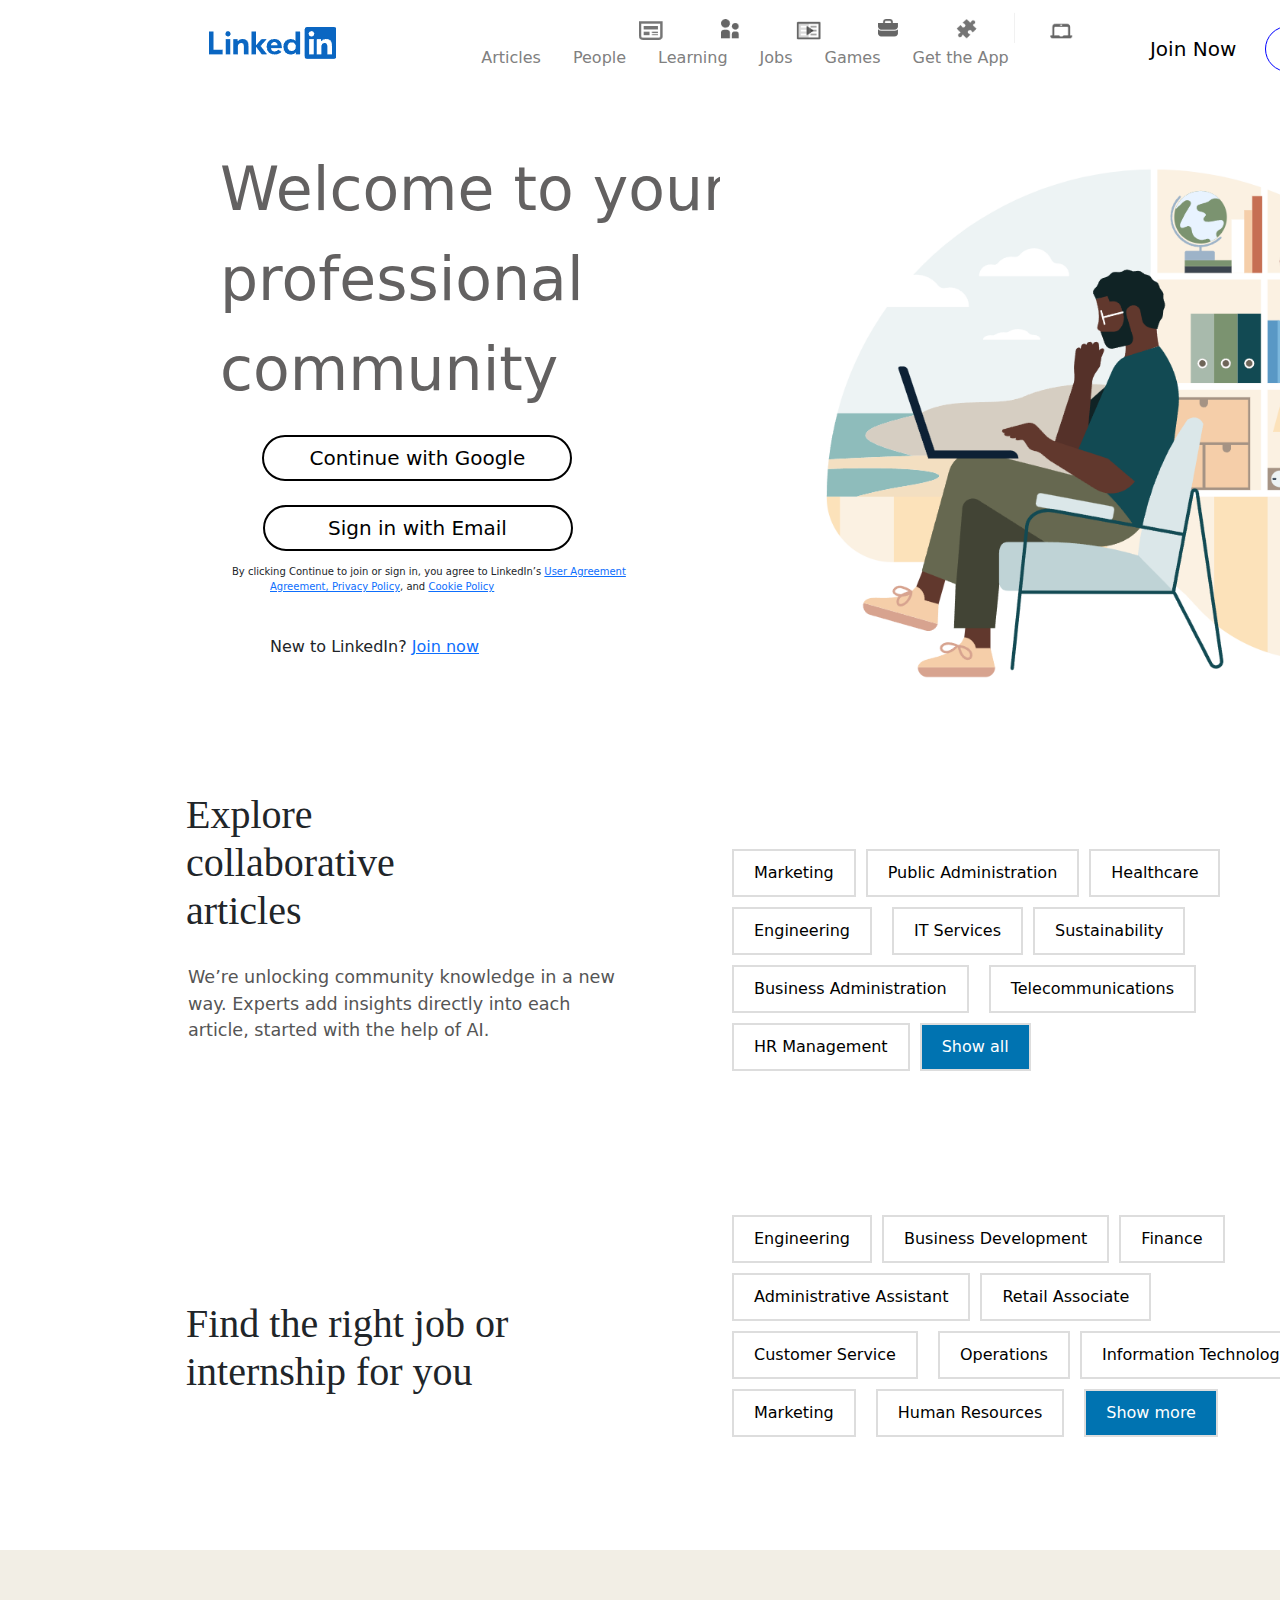
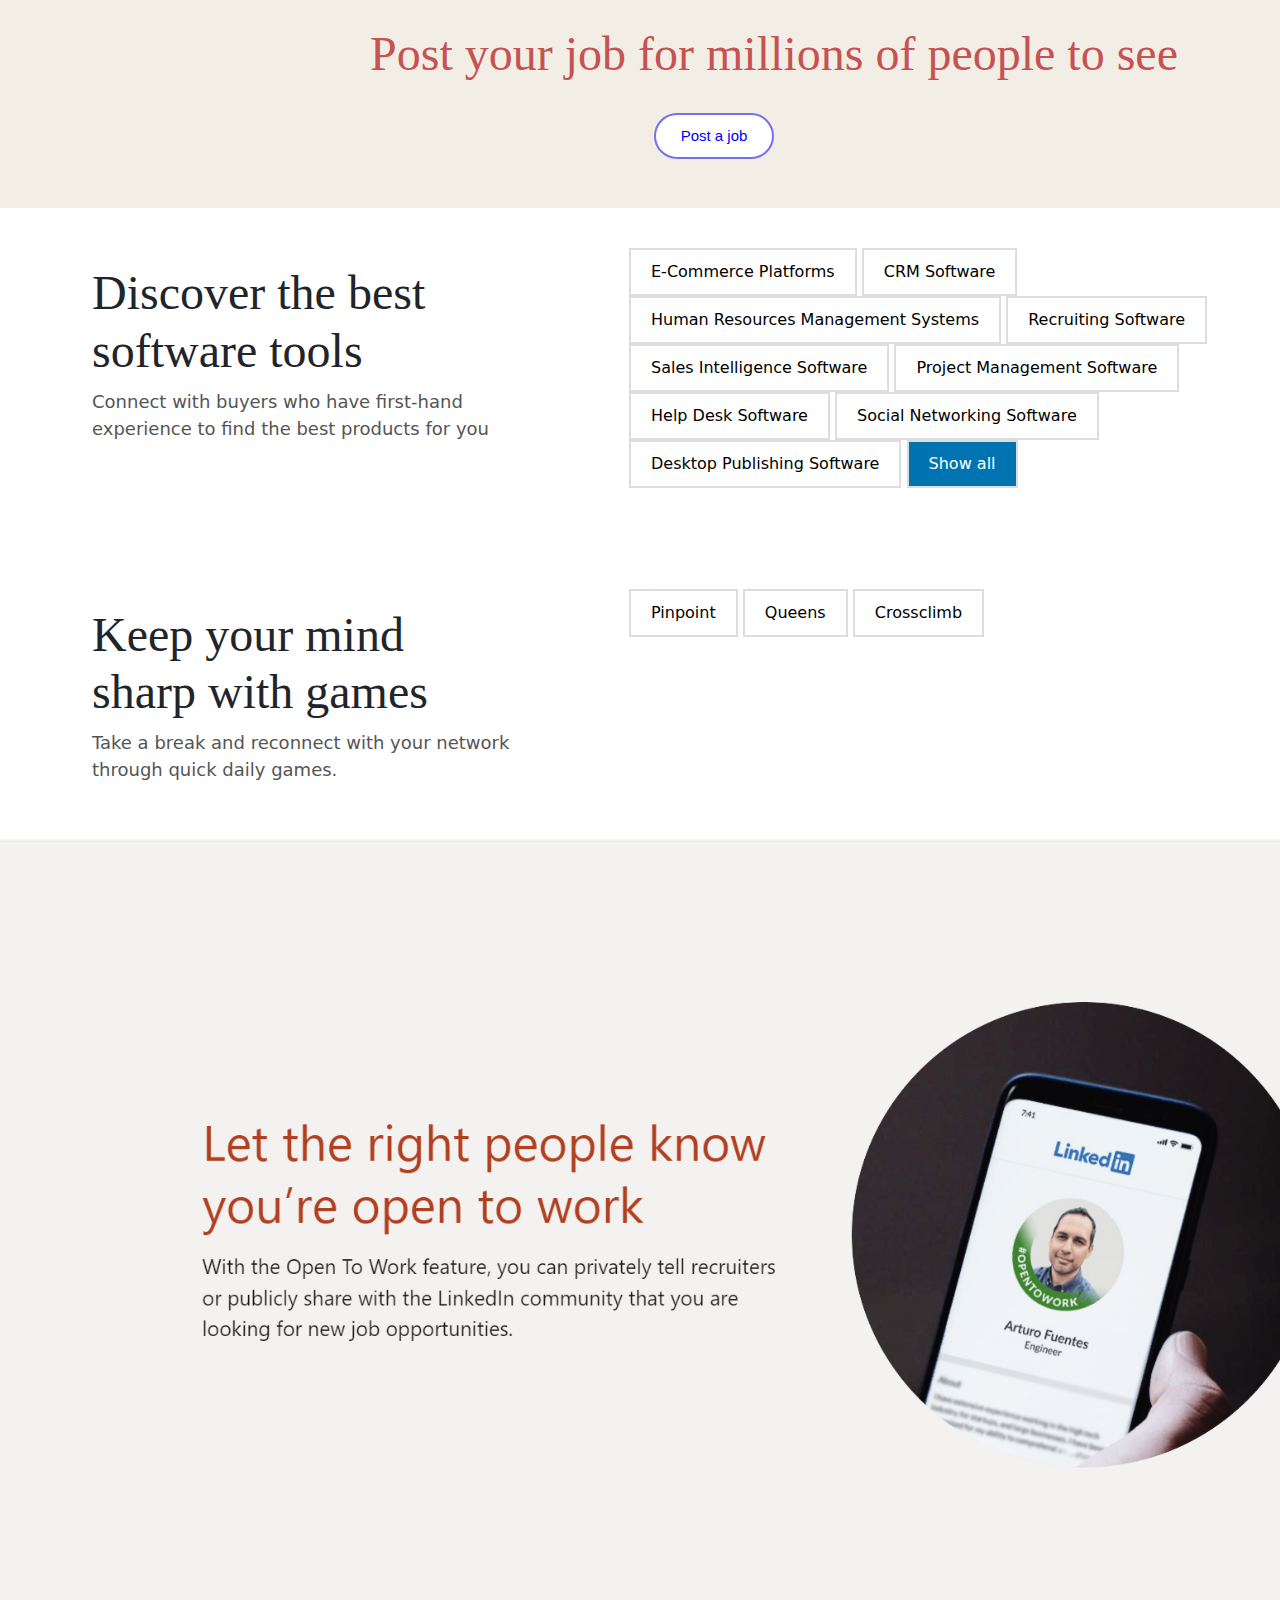
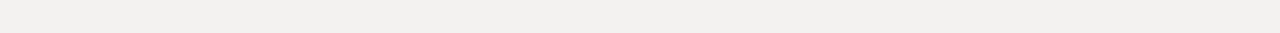
<file: Day2/index.html>
<!DOCTYPE html>
<html lang="en">
<head>
    <meta charset="UTF-8">
    <meta name="viewport" content="width=device-width, initial-scale=1.0">
    <title>LinkedIn India: Log In or Sign Up</title>
    <link rel="stylesheet" href="style.css">
    <link href="https://cdn.jsdelivr.net/npm/bootstrap@5.3.3/dist/css/bootstrap.min.css" rel="stylesheet" integrity="sha384-QWTKZyjpPEjISv5WaRU9OFeRpok6YctnYmDr5pNlyT2bRjXh0JMhjY6hW+ALEwIH" crossorigin="anonymous">
    <link rel="shortcut icon" href="./linkedin.png" type="image/png">
</head>
<body>
    <nav>
        <a id="logo" href="./index.html"><img src="./image.png" alt="Logo"></a>
        <div id="nav_bar">
            <ul class="nav justify-content-center">
                <li class="nav-item">
                    <a class="nav-link active" style="color: grey;" aria-current="page" href="#">Articles</a>
                </li>
                <li class="nav-item">
                    <a class="nav-link" style="color: grey;" href="#">People</a>
                </li>
                <li class="nav-item">
                    <a class="nav-link" style="color: grey;" href="#">Learning</a>
                </li>
                <li class="nav-item">
                    <a class="nav-link" style="color: grey;" href="#">Jobs</a>
                </li>
                <li class="nav-item">
                    <a class="nav-link" style="color: grey;" href="#">Games</a>
                </li>
                <li class="nav-item">
                    <a class="nav-link" style="color: grey;" href="#">Get the App</a>
                </li>
            </ul>
        </div>
        <img id="copy" src="./image copy 2.png" alt="Copy Image">
        <button id="btn_3">Join Now</button>
        <button id="btn_4">Sign In</button>
    </nav>
    
    <span id="intro">
        Welcome to your <br>professional <br> community
    </span>
    
    <button id="sign_btn">Continue with Google</button>
    <button id="email_btn">Sign in with Email</button>
    
    <div id="policy">
        <h8> By clicking Continue to join or sign in, you agree to LinkedIn’s <a href="#">User Agreement</a></h8>
    </div>
    
    <div id="policy2">
        <h8><a href="#">Agreement, Privacy Policy</a>, and <a href="#">Cookie Policy</a></h8>
    </div>
    
    <img id="image" src="./image copy.png" alt="Image">  
    
    <h6>New to LinkedIn? <a href="#">Join now</a></h6>
    
    <div class="container">
        <section class="explore-articles">
            <h1>Explore  <br>collaborative <br> articles</h1>
            <p>We’re unlocking community knowledge in a new <br> way. Experts add insights directly into each <br> article, started with the help of AI.</p>
            <div class="tags">
                <button>Marketing</button>
                <button>Public Administration</button>
                <button>Healthcare</button>
                <button>Engineering</button>
                <br>
                <button>IT Services</button>
                <button>Sustainability</button>
                <button>Business Administration</button>
                <br>
                <button>Telecommunications</button>
                <button>HR Management</button>
                <button class="show-all">Show all</button>
            </div>
        </section>

        <section class="find-job">
            <h1>Find the right job or <br> internship for you</h1>
            <div class="tags">
                <button>Engineering</button>
                <button>Business Development</button>
                <button>Finance</button>
                <br>
                <button>Administrative Assistant</button>
                <button>Retail Associate</button>
                <button>Customer Service</button>
                <br>
                <button>Operations</button>
                <button>Information Technology</button>
                <button>Marketing</button>
                <br>
                <button>Human Resources</button>
                <br>
                <br>
                <button class="show-more">Show more</button>
            </div>
        </section>
    </div>

    <div id="job">
        <p id="of">Post your job for millions of people to see</p>
        <button id="a">Post a job</button>
        <div class="container1">
            <section>
                <h1 id="head" style="font-size: xxx-large;">Discover the best <br> software tools</h1>
                <p id="head" style="font-size: large;">Connect with buyers who have first-hand <br> experience to find the best products for you</p>
                <div id="com">
                    <button>E-Commerce Platforms</button>
                    <button>CRM Software</button>
                    <br>
                    <button>Human Resources Management Systems</button>
                    <button>Recruiting Software</button>
                    <br>
                    <button>Sales Intelligence Software</button>
                    <button>Project Management Software</button>
                    <br>
                    <button>Help Desk Software</button>
                    <button>Social Networking Software</button>
                    <br>
                    <button>Desktop Publishing Software</button>
                    <button class="show-all">Show all</button>
                </div>
            </section>
            <section>
                <h1 id="head" style="font-size: xxx-large;">Keep your mind <br> sharp with games</h1>
                <p id="head" style="font-size: large;">Take a break and reconnect with your network <br> through quick daily games.</p>
                <div id="pin">
                    <button>Pinpoint</button>
                    <button>Queens</button>
                    <button>Crossclimb</button>
                </div>
            </section>
        </div>
    </div>
    
    <img id="set" src="./image copy 3.png" alt="Image">
</body>
</html>
</file>
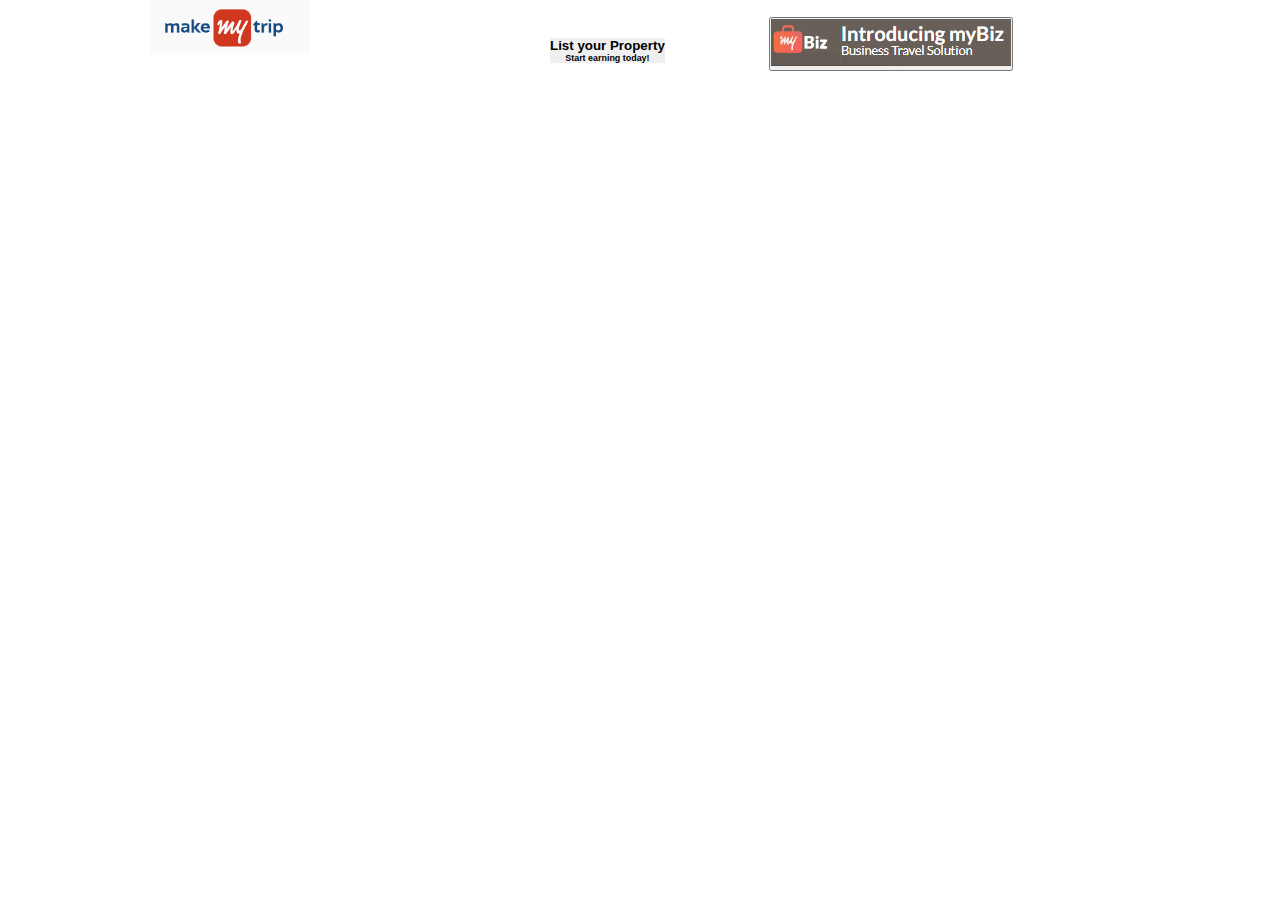
<file: Day3/index.html>
<!DOCTYPE html>
<html lang="en">
<head>
    <meta charset="UTF-8">
    <meta name="viewport" content="width=device-width, initial-scale=1.0">
    <title>MakeMyTrip -#Travel Website</title>
    <link rel="stylesheet" href="style.css">
</head>
<body>
    <nav>
        <img class="logo" src="./image.png" alt="">
        <div>
            <button id="btn1"><h4>List your Property</h4><h6>Start earning today!</h6></button>
            <button id="btn2"><img src="./image copy.png" alt=""></button>
        </div>
    </nav>
    <li></li>
</body>
</html>
</file>
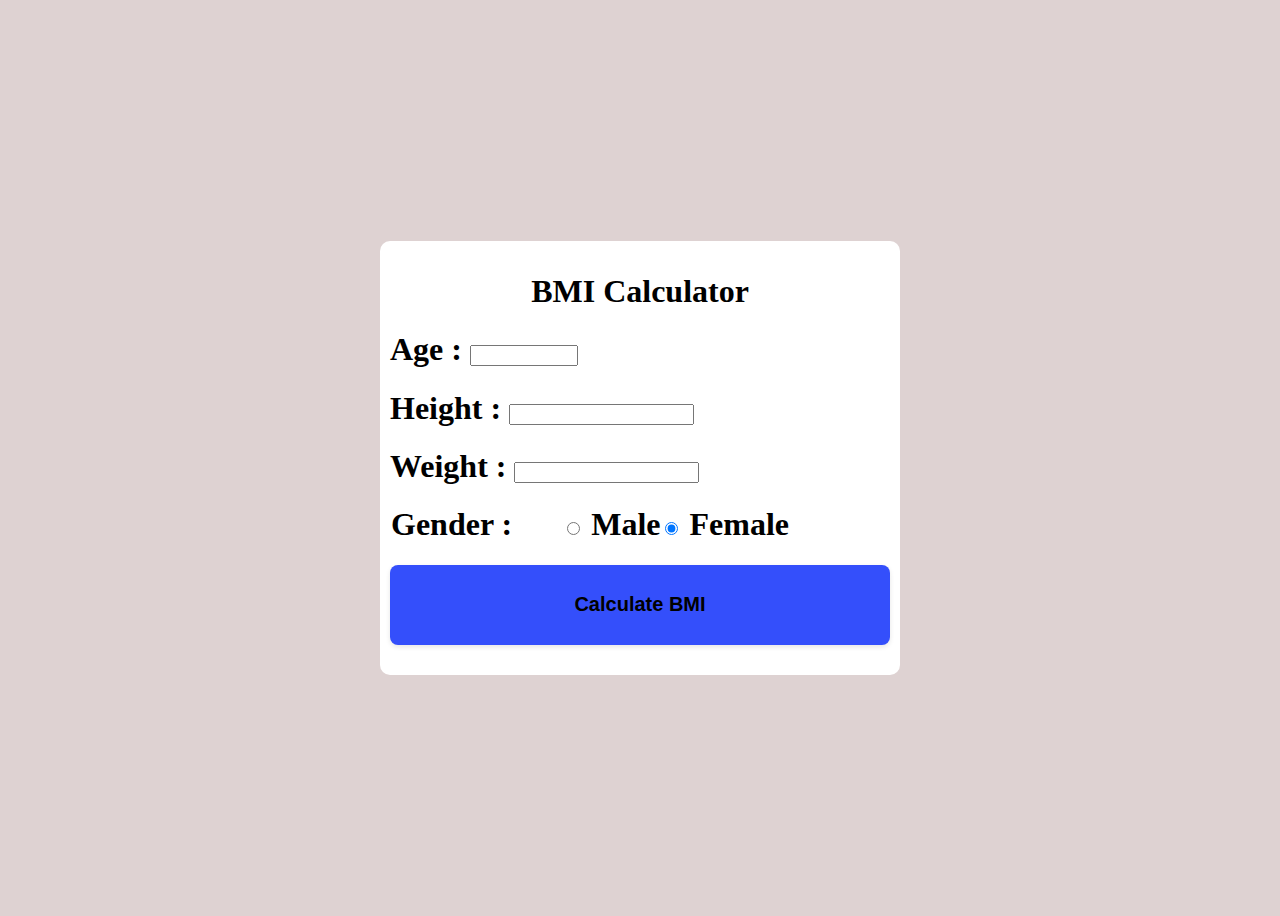
<file: Day4/BMI/index.html>
<!DOCTYPE html>
<html lang="en">
<head>
    <meta charset="UTF-8">
    <meta name="viewport" content="width=device-width, initial-scale=1.0">
    <link rel="stylesheet" href="style.css">
    <title>BMI Calculator</title>
</head>
<body>
    <div class="BMI">
        <h1 style="display: flex; justify-content: center;">BMI Calculator</h1>
        <h1>Age : <input style="width: 100px;" id="age" type="text"></h1>
        <h1>Height : <input id="height" type="text"></h1>
        <h1>Weight : <input id="weight" type="text"></h1>
        <h1 id="gender"> Gender : 
            <div class="form-check">
                <input class="form-check-input" type="radio" name="flexRadioDefault" id="flexRadioDefault1">
                <label class="form-check-label" for="flexRadioDefault1">Male</label>
            </div>
            <div class="form-check">
                <input class="form-check-input" type="radio" name="flexRadioDefault" id="flexRadioDefault2" checked>
                <label class="form-check-label" for="flexRadioDefault2">Female</label>
            </div>
        </h1>
        <button id="btn"><h1>Calculate BMI</h1></button>
        <div id="result" style="margin-top: 20px; text-align: center; font-size: 18px;"></div>
    </div>
</body>
<script src="script.js"></script>
</html>
</file>
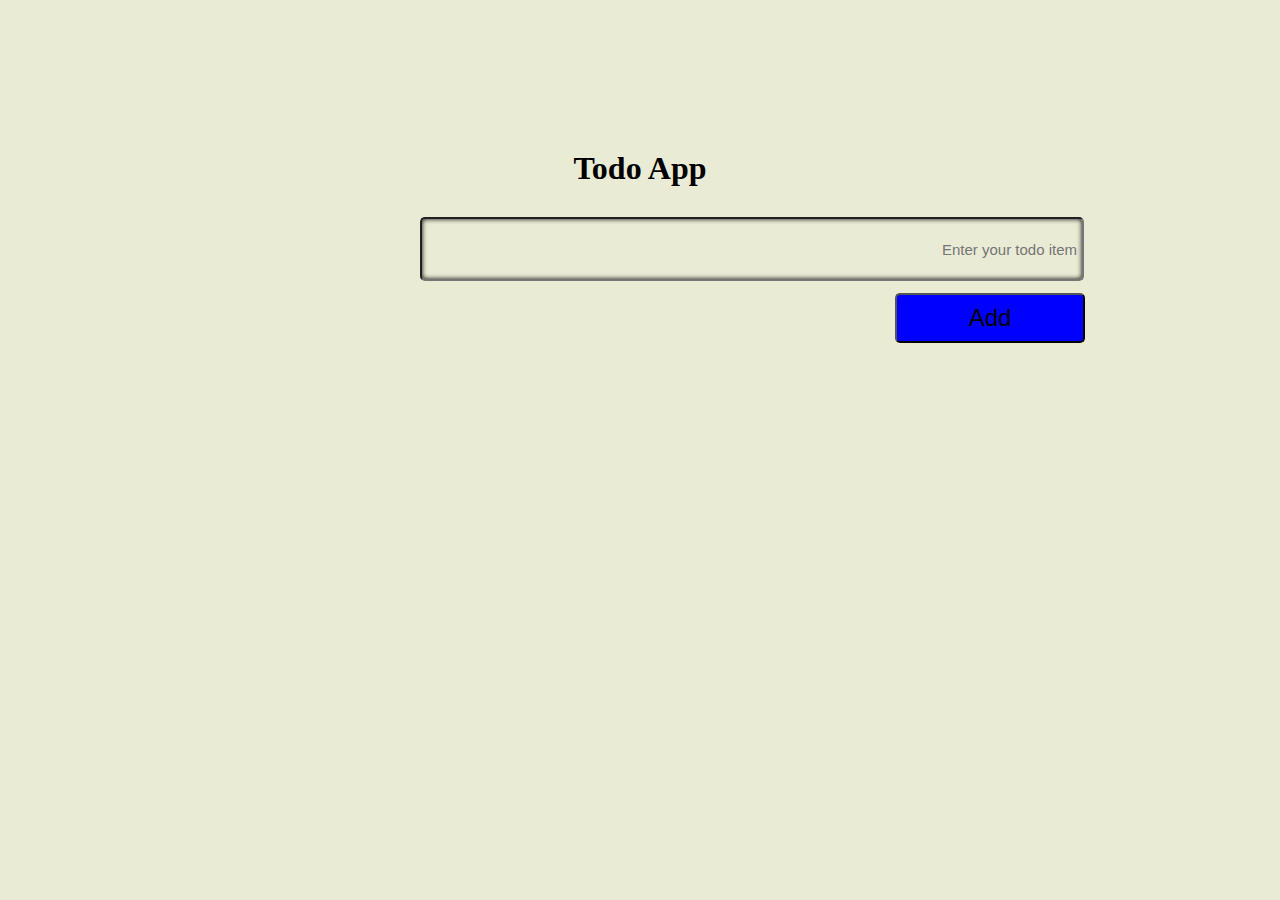
<file: Day5/Todo_app/index.html>
<!DOCTYPE html>
<html lang="en">
<head>
    <meta charset="UTF-8">
    <meta name="viewport" content="width=device-width, initial-scale=1.0">
    <title>Todo App</title>
    <link rel="stylesheet" href="style.css">
</head>
<body>
    <div class="display">
        <h1>Todo App</h1>
        <input id="height" type="text" placeholder="Enter your todo item">
        <button id="btn">Add</button>
        <ul id="todo-list">
           
        </ul>
    </div>
    <script src="script.js"></script>
</body>
</html>
</file>
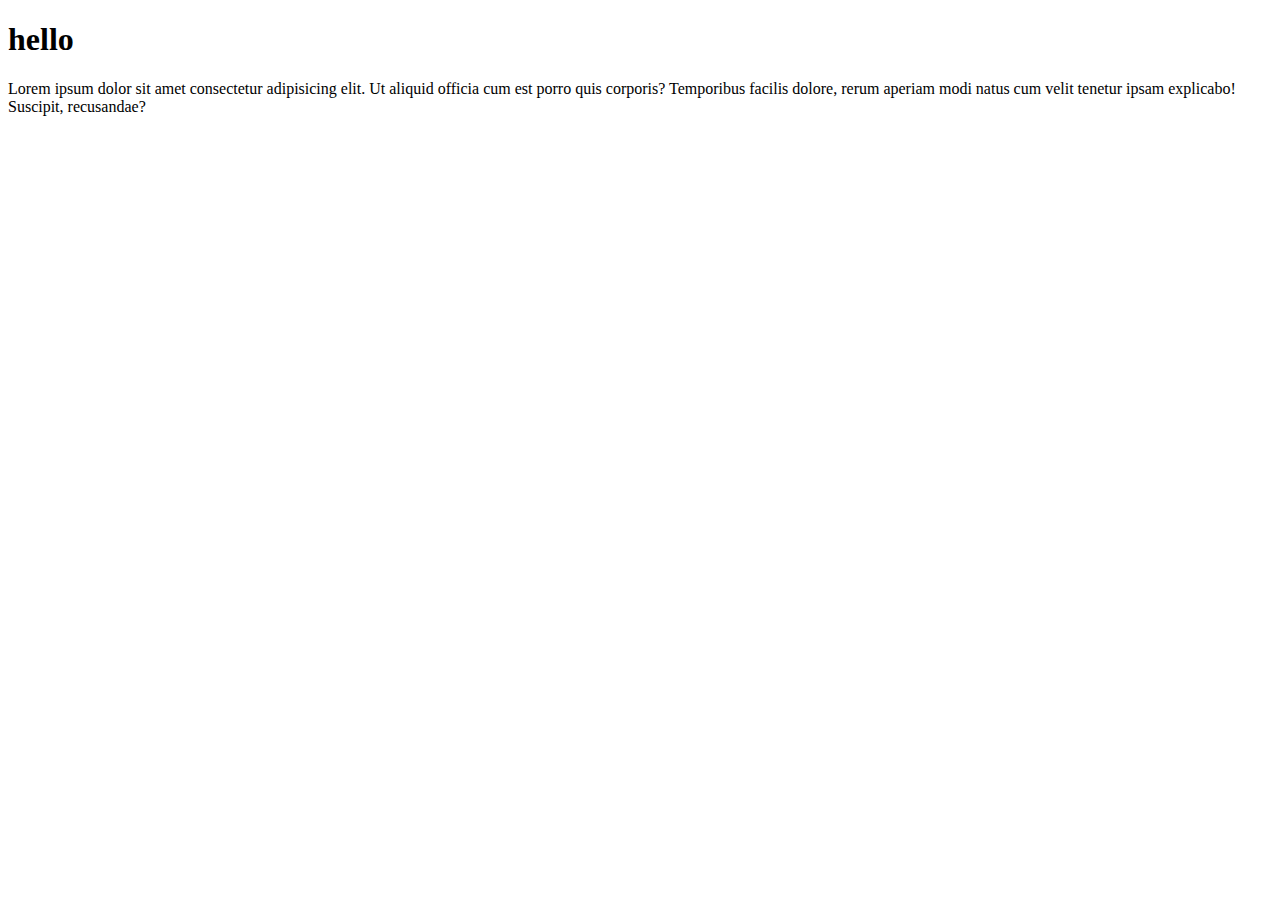
<file: Day6/Constructor/index.html>
<!DOCTYPE html>
<html lang="en">
<head>
    <meta charset="UTF-8">
    <meta name="viewport" content="width=device-width, initial-scale=1.0">
    <title>Constructor</title>
    
</head>
<body>
    <h1 id="hea"> Constructor</h1>
    <p class="text">Lorem ipsum dolor sit amet consectetur adipisicing elit. Ut aliquid officia cum est porro quis corporis? Temporibus facilis dolore, rerum aperiam modi natus cum velit tenetur ipsam explicabo! Suscipit, recusandae?</p>
</body>
<script src="script.js"></script>
<script src="scriptn.js"></script>
</html>
</file>
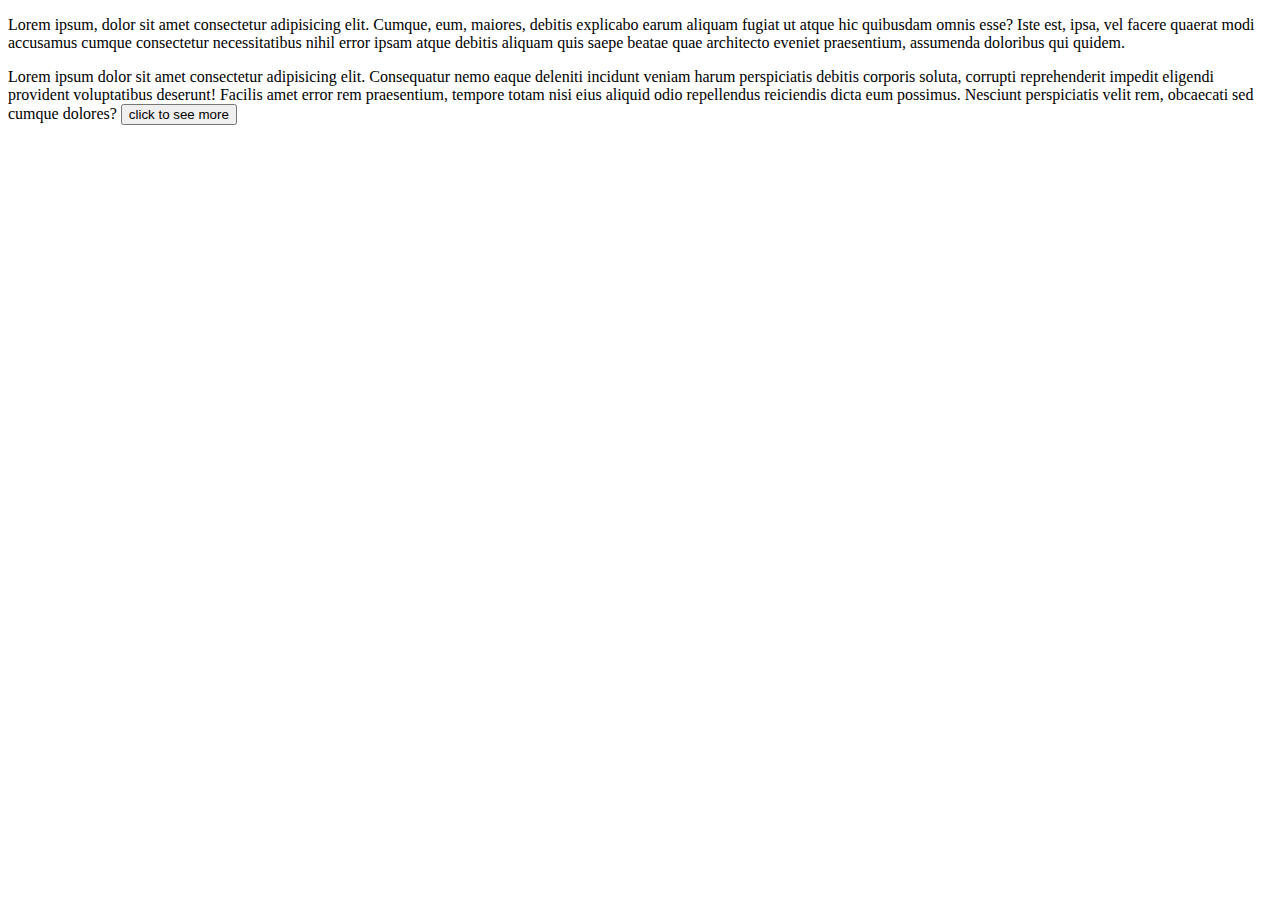
<file: Day6/Practice/index.html>
<!DOCTYPE html>
<html lang="en">
<head>
    <meta charset="UTF-8">
    <meta name="viewport" content="width=device-width, initial-scale=1.0">
    <title>Paragraph</title>
    <link rel="stylesheet" href="style.css">
</head>
<body>
    <!-- <div class="box">
        <p id="para">Lorem ipsum dolor sit amet consectetur, adipisicing elit. Veniam adipisci unde at, corporis fuga sit culpa voluptate quo repellat ipsa modi architecto voluptatum consectetur? Animi vel at laborum tenetur enim et atque velit corrupti, aut dolor debitis, incidunt illo blanditiis nesciunt, deserunt cumque consequuntur eum corporis earum optio nulla cupiditate?</p>
        <button id="view_more">view more</button>
    </div> -->


     <p id="vt">Lorem ipsum, dolor sit amet consectetur adipisicing elit. Cumque, eum, maiores, debitis explicabo earum aliquam fugiat ut atque hic quibusdam omnis esse? Iste est, ipsa, vel facere quaerat modi accusamus cumque consectetur necessitatibus nihil error ipsam atque debitis aliquam quis saepe beatae quae architecto eveniet praesentium, assumenda doloribus qui quidem.</p>
    <span id ="vm"> view more</span>
    <span>Lorem ipsum dolor sit amet consectetur adipisicing elit. Consequatur nemo eaque deleniti incidunt veniam harum perspiciatis debitis corporis soluta, corrupti reprehenderit impedit eligendi provident voluptatibus deserunt! Facilis amet error rem praesentium, tempore totam nisi eius aliquid odio repellendus reiciendis dicta eum possimus. Nesciunt perspiciatis velit rem, obcaecati sed cumque dolores?</span>
    <button id="togglon"> click to see more </button> 
    <!-- <p id="para">Lorem ipsum dolor sit amet consectetur, adipisicing elit. Nostrum ex totam unde qui, officiis enim sint nisi aspernatur hic aperiam?</p>
    <p id="p"></p>
    <button id="view_more">view more</button>
    <button id="view_less">view less</button> -->
</body>
<script src="script.js"></script>
</html>
</file>
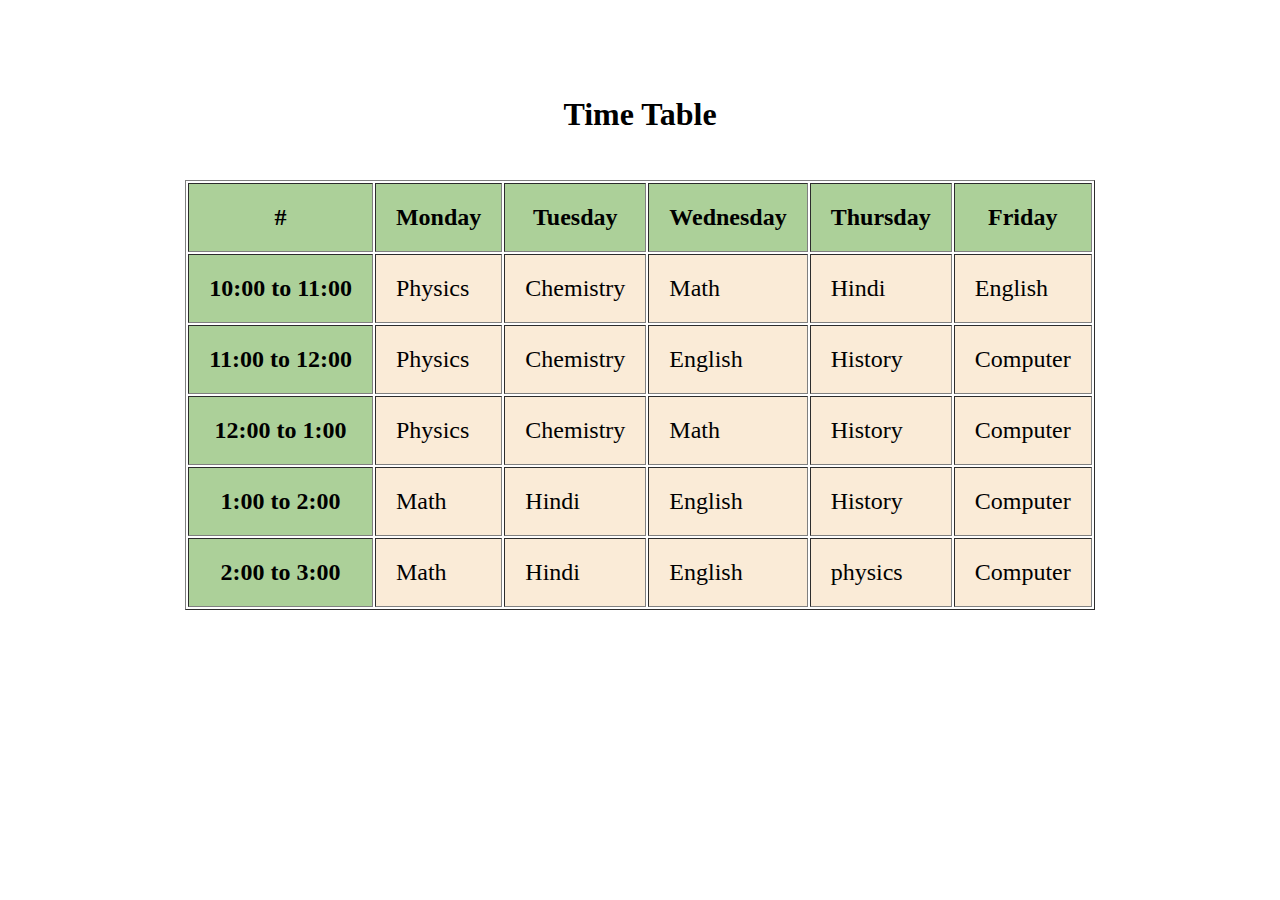
<file: Day1/timetable.html>
<!DOCTYPE html>
<html lang="en">
<head>
    <meta charset="UTF-8">
    <meta name="viewport" content="width=device-width, initial-scale=1.0">
    <title>Document</title>
    <link rel="stylesheet" href="timetable.css">
</head>
<body>
    <h1>Time Table</h1>
    <div class = "first_id" >    
    
        <table border="1">
                    <tr >
                      <th>#</th>
                      <th>Monday</th>
                      <th>Tuesday</th>
                      <th>Wednesday</th>
                      <th>Thursday</th>
                      <th>Friday</th>
                      
                    </tr>
                    <tr>
                        <th>10:00 to 11:00</th>
                        <td>Physics</td>
                        <td>Chemistry</td>
                        <td>Math</td>
                        <td>Hindi</td>
                        <td>English</td>
                       
                    </tr>
                    <tr>
                        <th>11:00 to 12:00</th>
                        <td>Physics</td>
                        <td>Chemistry</td>
                        <td>English</td>
                        <td>History</td>
                        <td>Computer</td>
                    </tr>
                    <tr>
                        <th>12:00 to 1:00</th>
                        <td>Physics</td>
                        <td>Chemistry</td>
                        <td>Math</td>
                        <td>History</td>
                        <td>Computer</td>
                    </tr>
                    <tr>
                        <th>1:00 to 2:00</th>
                        <td>Math</td>
                        <td>Hindi</td>
                        <td>English</td>
                        <td>History</td>
                        <td>Computer</td>
                    </tr>
                    <tr>
                        <th>2:00 to 3:00</th>
                        <td>Math</td>
                        <td>Hindi</td>
                        <td>English</td>
                        <td>physics</td>
                        <td>Computer</td>
                    </tr>
               
        </table>
    </div>
</body>
</html>
</file>
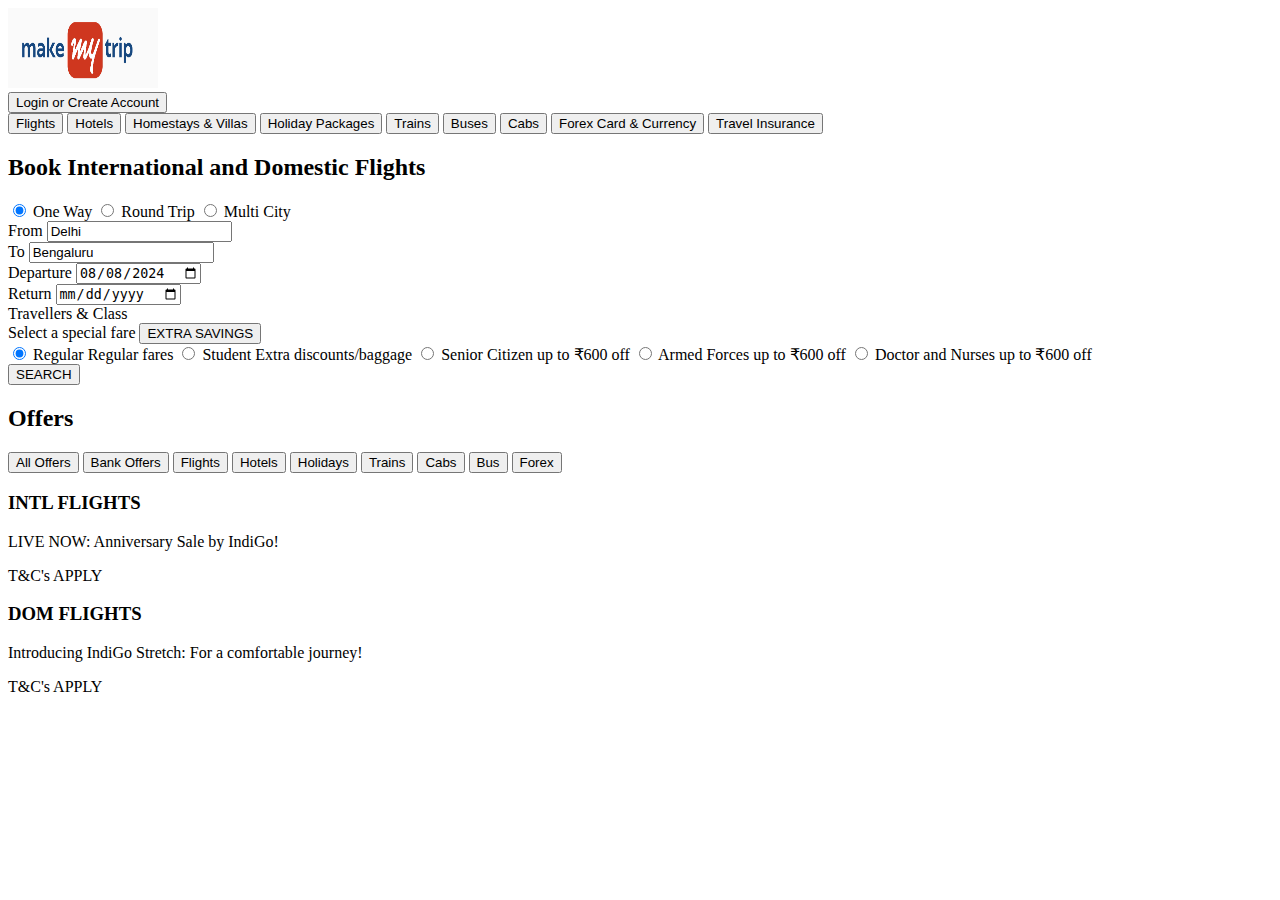
<file: Day3/index2.html>
<!DOCTYPE html>
<html>
<head>
    <title>Flight Booking</title>
</head>
<body>
    <div>
        <header>
            <img src="./image.png" height="80px" width="150px" alt="">
            <div>
                <button>Login or Create Account</button>
            </div>
        </header>
        
        <nav>
            <button>Flights</button>
            <button>Hotels</button>
            <button>Homestays & Villas</button>
            <button>Holiday Packages</button>
            <button>Trains</button>
            <button>Buses</button>
            <button>Cabs</button>
            <button>Forex Card & Currency</button>
            <button>Travel Insurance</button>
        </nav>

        <section>
            <h2>Book International and Domestic Flights</h2>
            <form>
                <input type="radio" name="trip" value="oneway" checked> One Way
                <input type="radio" name="trip" value="roundtrip"> Round Trip
                <input type="radio" name="trip" value="multicity"> Multi City
                <br>
                <label>From</label>
                <input type="text" value="Delhi">
                <br>
                <label>To</label>
                <input type="text" value="Bengaluru">
                <br>
                <label>Departure</label>
                <input type="date" value="2024-08-08">
                <br>
                <label>Return</label>
                <input type="date" placeholder="Tap to add a return date for bigger discounts">
                <br>
                <label>Travellers & Class</label>
                
                <br>
                <label>Select a special fare</label>
                <button>EXTRA SAVINGS</button>
                <br>
                <input type="radio" name="fare" value="" checked> Regular Regular fares
                <input type="radio" name="fare" value=""> Student Extra discounts/baggage
                <input type="radio" name="fare" value=""> Senior Citizen up to ₹600 off
                <input type="radio" name="fare" value=""> Armed Forces up to ₹600 off
                <input type="radio" name="fare" value=""> Doctor and Nurses up to ₹600 off
                <br>
                <button type="submit">SEARCH</button>
            </form>
        </section>

        <section>
            <h2>Offers</h2>
            <div>
                <button>All Offers</button>
                <button>Bank Offers</button>
                <button>Flights</button>
                <button>Hotels</button>
                <button>Holidays</button>
                <button>Trains</button>
                <button>Cabs</button>
                <button>Bus</button>
                <button>Forex</button>
            </div>
            <div>
                <div>
                    <h3>INTL FLIGHTS</h3>
                    <p>LIVE NOW: Anniversary Sale by IndiGo!</p>
                    <span>T&C's APPLY</span>
                </div>
                <div>
                    <h3>DOM FLIGHTS</h3>
                    <p>Introducing IndiGo Stretch: For a comfortable journey!</p>
                    <span>T&C's APPLY</span>
                </div>
            </div>
        </section>
    </div>
</body>
</html>
</file>
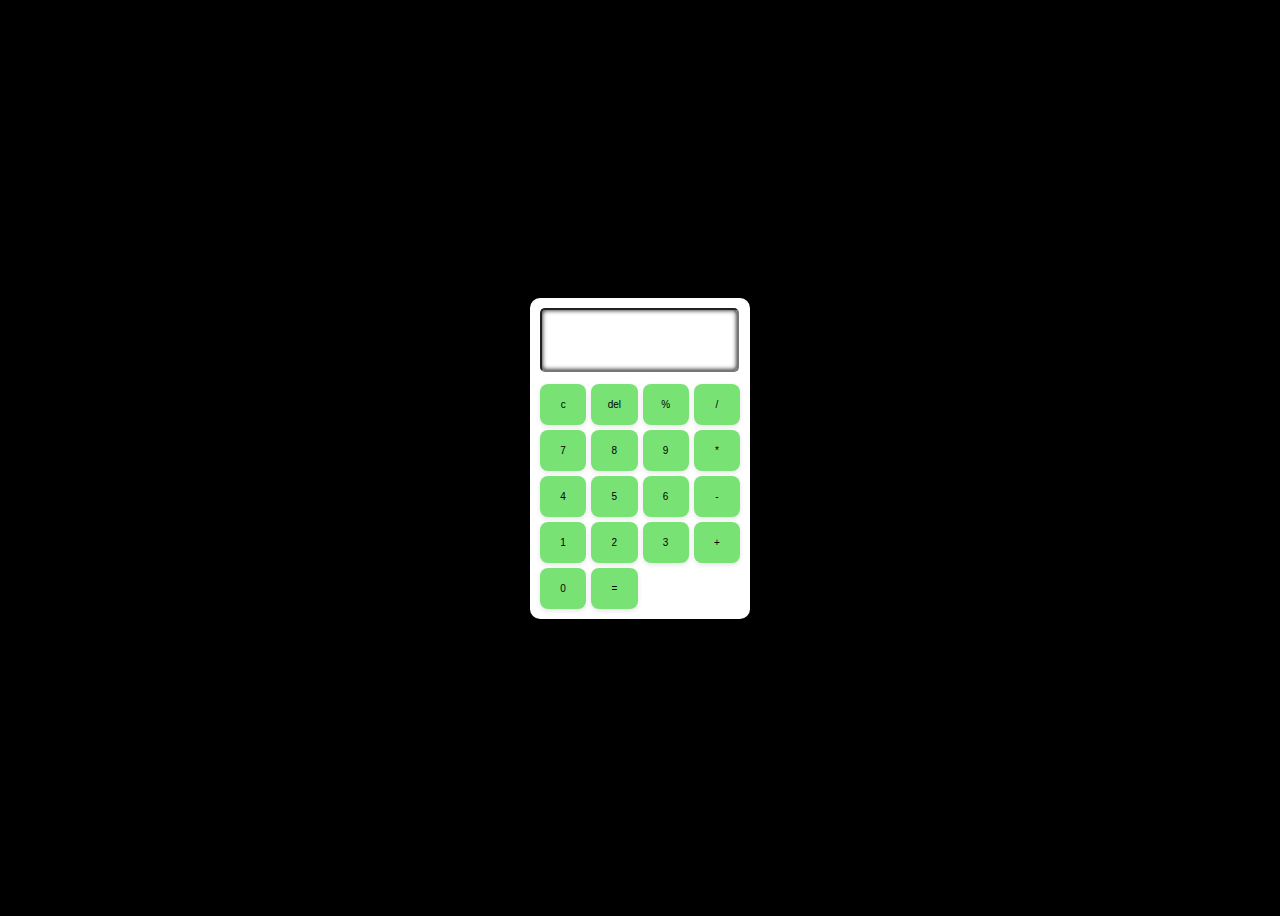
<file: Day4/Calculator/cal.html>
<!DOCTYPE html>
<html lang="en">
<head>
    <meta charset="UTF-8">
    <meta name="viewport" content="width=device-width, initial-scale=1.0">
    <link rel="stylesheet" href="cal.css">
    <title>calc</title>
</head>
<body>
    <div class="calc">
        <input id="display" type="text">
        <div class="button">
            <button onclick="clearDisplay()" class="btn">c</button>
            <button onclick="deleLast()" class="btn">del</button>
            <button onclick="appendToDisplay('%')" class="btn">%</button>
            <button onclick="appendToDisplay('/')" class="btn operator">/</button>
            <button onclick="appendToDisplay('7')" class="btn">7</button>
            <button onclick="appendToDisplay('8')" class="btn">8</button>
            <button onclick="appendToDisplay('9')" class="btn">9</button>
            <button onclick="appendToDisplay('*')" class="btn operator">*</button>
            <button onclick="appendToDisplay('4')" class="btn">4</button>
            <button onclick="appendToDisplay('5')" class="btn">5</button>
            <button onclick="appendToDisplay('6')" class="btn">6</button>
            <button onclick="appendToDisplay('-')" class="btn">-</button>
            <button onclick="appendToDisplay('1')" class="btn">1</button>
            <button onclick="appendToDisplay('2')" class="btn">2</button>
            <button onclick="appendToDisplay('3')" class="btn">3</button>
            <button onclick="appendToDisplay('+')" class="btn">+</button>
            <button onclick="appendToDisplay('0')"class="btn">0</button>
            <button onclick="cr()" class="btn">=</button>
           
        </div>
    </div>
</body>
<script src="cal.js"></script>
</html>
</file>
<file: Day2/style.css>
*{
    margin:0px;
    padding: 0;;
}

/* #one {
    position: relative;
    left: 500px;
    display: flex;
    justify-content: center;
    align-items: center;
    top: -76px;
    gap: 5px;
} */
#nav_bar{
    position: relative;
    top: -20px;
    left: 105px;
    
}
#intro{
    font-size:60px;
    /* font-weight: bold; */
    position: relative;
    left: 220px;
    color: rgb(99, 97, 97);

}
#logo{
    position: relative;
    left: 180px;
    top: 12px;
}
#sign_btn {
    position: relative;
    left: -95px;
    font-size: 20px;
    border-radius: 40px;
    border: 2px solid black;
    padding: 2px;
    height: 46px;
    width: 310px;
    top: 75px;
    background-color: white;
}
#email_btn{
    position: relative;
    left: -410px;
    font-size: 20px;
    border-radius: 40px;
    border: 2px solid black;
    padding: 2px;
    height: 46px;
    width: 310px;
    top: 145px;
    background-color: white;
}

#image{
    position: relative;
    top: -311px;
    left: 720px;
    height: 600px;
}
#policy{
    position: relative;
   left: 232px;
   top: 150px;
   font-size: x-small;
}
#policy2{
    position: relative;
   left: 270px;
   top: 150px;
   font-size: x-small;
}
h6{
    position: relative;
    top: -407px;
    left: 270px;
    width: -1px;
}
h1{
    position: relative;
    top: -300px;
    left: 104px;
    font-size: xx-large ;
    color: grey;
    font-family: ui-monospace;

}
p{
    position: relative;
    top: -279px;
    left: 106px;
    font-size: x-large;
}

.container {
    max-width: 1200px;
    margin: 0 auto;
    padding: 20px;
}
.container1{
    max-width: 1200px;
    margin: 0 auto;
    padding: 20px;
    
}

h1 {
    font-size: 2em;
    margin-bottom: 10px;
}

p {
    font-size: 1.1em;
    margin-bottom: 20px;
    color: #555;
}

.tags {
    display: flex;
    flex-wrap: wrap;
    gap: 10px;
    position: relative;
    top: -489px;
    left: 650px;
    width: 595px;
    border: none;
    padding: -17px;
    text-align: center;
}

button {
    background-color: #fff;
    border: 2px solid #ddd;
    border-radius: 30px;
    padding: 10px 20px;
    font-size: 1em;
    cursor: pointer;
    transition: all 0.3s ease;
}

button:hover {
    background-color: #0073b1;
    color: #fff;
    border-color: #0073b1;
}

button.show-all, button.show-more {
    background-color: #0073b1;
    color: #fff;
}

button.show-all:hover, button.show-more:hover {
    background-color: #005a8c;
    border-color: #005a8c;
}

.explore-articles, .find-job {
    margin-bottom: 40px;
}
/* .explore-articles1,.find-job1{
    margin-bottom: 40px;
} */
#head{
    position: relative;
    top: 160px;
    left: 32px;
    
}
#com{
    position: relative;
    top: -4px;
    left: 615px;
    padding: -35px;
    margin: -46px;
}
#pin{
    position: relative;
    top: -4px;
    left: 615px;
    padding: -35px;
    margin: -46px;
}
#copy {
    position: relative;
    top: -96px;
    left: 616px;
    width: 491px;
}
#btn_3{
    position: relative;
    left: 639px;
    font-size: 20px;
    border-radius: 40px;
    padding: 2px;
    height: 46px;
    width: 116px;
    top: -72px;
    background-color: white;
    border: none;
}
#btn_4{
    position: relative;
    left: 648px;
    font-size: 20px;
    border-radius: 40px;
    padding: 2px;
    height: 46px;
    width: 118px;
    top: -72px;
    background-color: white;
    border: 1px solid blue;
    color: blue;
}
#job{
    background-color: #f2eee5;
    position: relative;
    top: -436px;
    height: 258px;
}
#a{
    position: relative;
    left: 654px;
    font-family:'Gill Sans', 'Gill Sans MT', Calibri, 'Trebuchet MS', sans-serif  ;
    font-size: 15px;
    border-radius: 40px;
    border: 2px solid #7371ee;
    padding: 2px;
    height: 46px;
    width: 120px;
    top: 75px;
    background-color: white;
    display: flex;
    align-items: center;
    justify-content: center;
    color: blue;
}
button{
    border-radius: none;
}
#of{
    display: flex;
    align-items: center;
    justify-content: center;
    position: relative;
    top: 68px;
    width: 1528px;
    font-size: xxx-large;
    font-family: 'DM Sans';
    color:  rgb(199, 82, 82);
    left: 10px;
}
#set{
    position: relative;
    top: 195px;
    bottom: 10px;
    /* zoom: inherit; */
    width: 1567px;
}
</file>
<file: Day3/style.css>
*{
    margin: 0;
    padding: 0;
}
.logo{
  position: relative;
  width: 160px; 
  top: 0px;
  left: 150px; 
}
#btn1{
    border: transparent;
    position: relative;
    top: -45px;
    left: 550px;
}
#btn2{
    position: relative;
    top: -40px;
    left: 650px;
}
</file>
<file: Day4/BMI/style.css>
body{
    display: flex;
    justify-content: center;
    align-items: center;
    height: 100vh;
    background-color: rgb(222, 210, 210);
}
.BMI{
    width: 500px;
    padding: 10px;
    box-shadow: 0 0 15px(0,0,0,0.2);
    background-color: white;
    border-radius: 10px;
    
}

#display{
    width: 185px;
    height: 20px;
    margin-bottom: 12px;
    text-align: right;
    font-size: 15px;
    padding: 5px;
    border-radius: 5px;
    box-shadow: inset 0 0 5px rgba(0, 0, 0, 1);
    
}
.button{
    display: grid;
    grid-template-columns: repeat(4,1fr);
    gap: 5px;
}
#btn:hover{
    background-color: rgb(78,76,76);
}
#btn{
    width: 100%;
    padding: 15px;
    border: none;
    border-radius: 8px;
    font-size: 10px;
    background-color: rgb(52, 79, 251);
    box-shadow: 0 2px 5px rgba(0, 0, 0, 0.1);
    transition: background-color 0.2s;
}
.form-check{
    position: relative;
    top: 0px;
    left: 50px;
}
#gender{
    display: flex;
    align-items: center;
    justify-content: center;
    position: relative;
    left: -75px;
}
</file>
<file: Day5/Todo_app/style.css>
*{
    margin: 0;
    padding: 0;
    background-color: rgb(234, 235, 213);
}
h1{
    display: flex;
    align-items: center;
    justify-content: center;
    position: relative;
    top: 150px;
    left: 0px;
}
#height{
    position: relative;
    top: 180px;
    left: 420px;
    width: 650px;
    height: 50px;
    margin-bottom: 12px;
    text-align: right;
    font-size: 15px;
    padding: 5px;
    border-radius: 5px;
    box-shadow: inset 0 0 5px rgba(0, 0, 0, 1);
    
}
#btn{
    display: flex;
    align-items: center;
    justify-content: center;
    height: 50px;
    width: 190px;
    position: relative;
    top: 180px;
    left: 895px;
    font-size: x-large;
    background-color: blue;
    border-radius: 5px;

}
</file>
<file: Day6/Practice/style.css>
#vm{
    display: none;

}
#togglon{
    cursor:pointer
}
</file>
<file: Day1/timetable.css>
h1{
    text-align: center;
    position: relative;
    top : 75px;
}
.first_id{
    display: flex;
    align-items: center;
    justify-content: center;
    position: relative;
    top: 100px;
    font-size: x-large;
    

}
.first_id th{
    padding: 20px;
    background-color: rgb(172, 208, 153);
}
.first_id td{
    padding: 20px;
    background-color: antiquewhite;
}
</file>
<file: Day4/Calculator/cal.css>
body{
    display: flex;
    justify-content: center;
    align-items: center;
    height: 100vh;
    background-color: black;
}
.calc{
    width: 200px;
    padding: 10px;
    box-shadow: 0 0 15px(0,0,0,0.2);
    background-color: white;
    border-radius: 10px;
}
#display{
    width: 185px;
    height: 50px;
    margin-bottom: 12px;
    text-align: right;
    font-size: 15px;
    padding: 5px;
    border-radius: 5px;
    box-shadow: inset 0 0 5px rgba(0, 0, 0, 1);
}
.button{
    display: grid;
    grid-template-columns: repeat(4,1fr);
    gap: 5px;
}
.btn:hover{
    background-color: rgb(78,76,76);
}
.btn{
    width: 100%;
    padding: 15px;
    border: none;
    border-radius: 8px;
    font-size: 10px;
    background-color: rgb(121, 226, 116);
    box-shadow: 0 2px 5px rgba(0, 0, 0, 0.1);
    transition: background-color 0.2s;
}
.operator:hover{
    background-color: blue;
}
</file>
